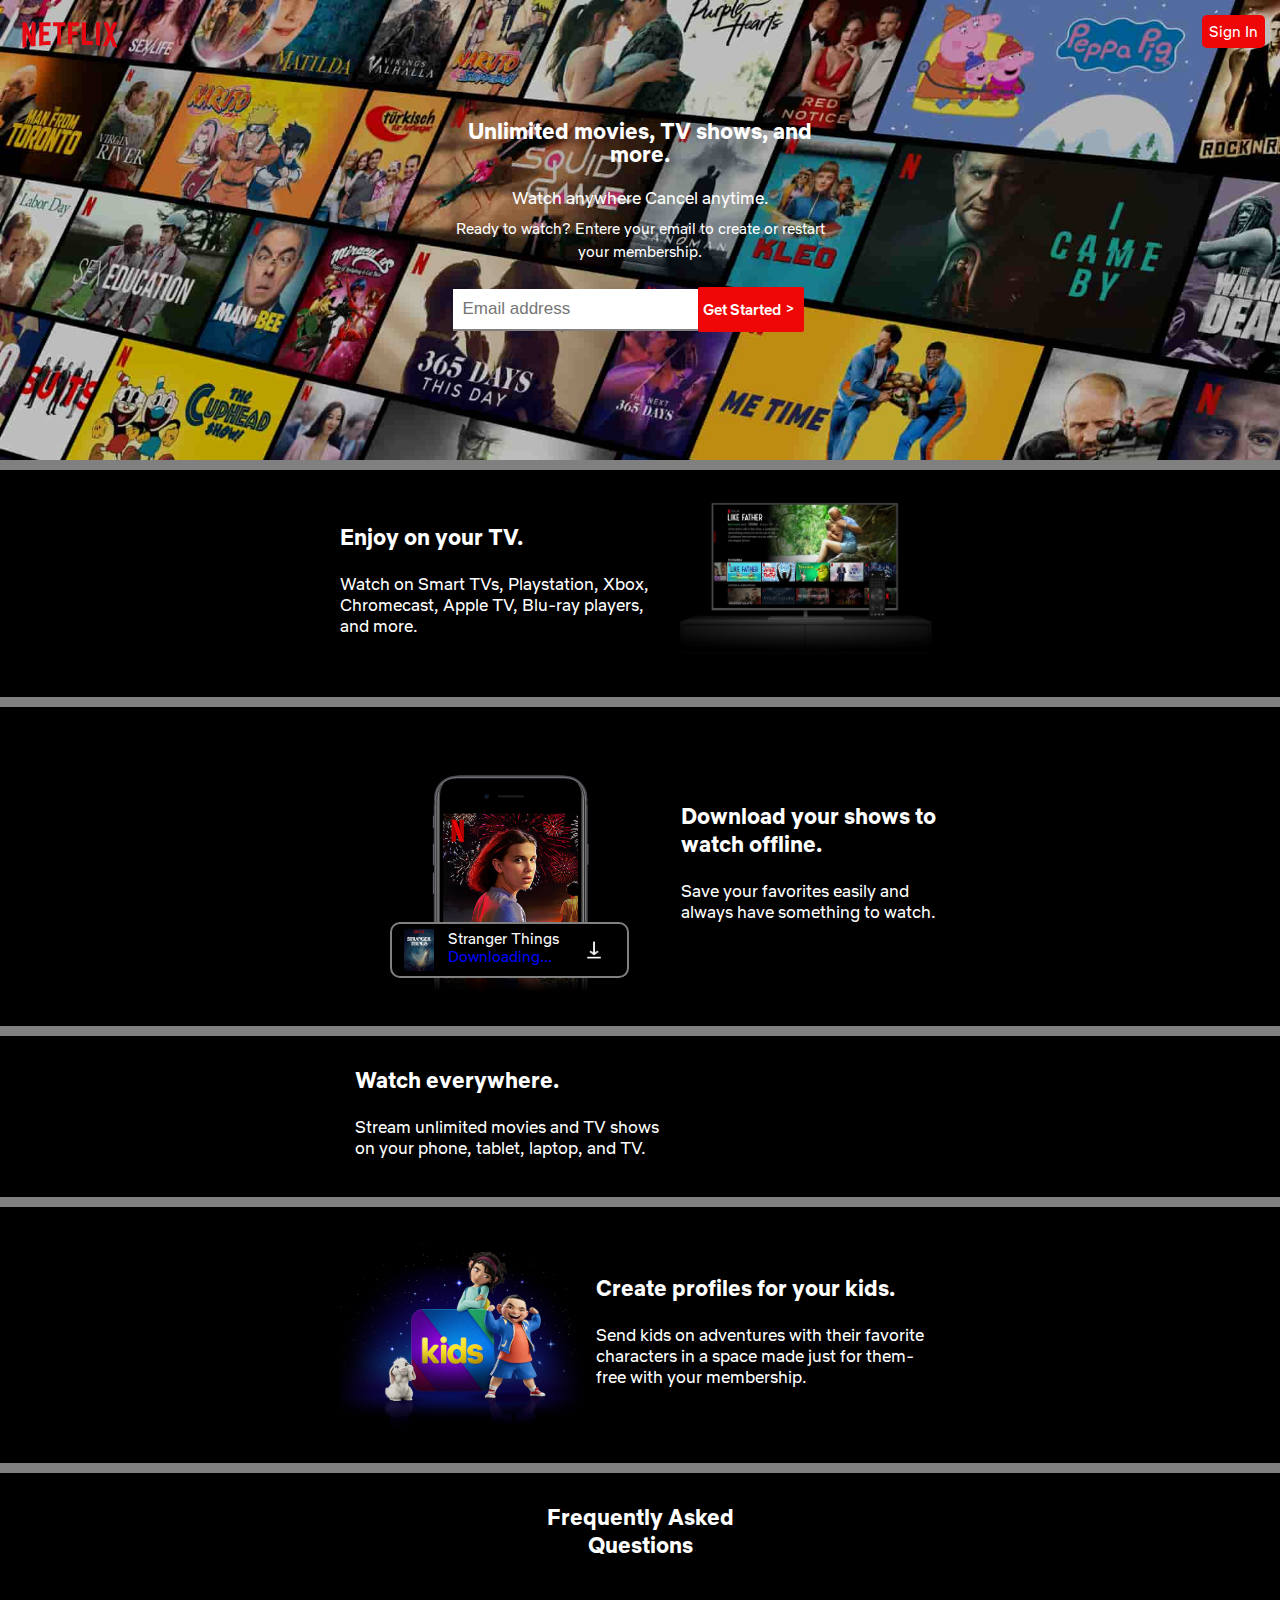
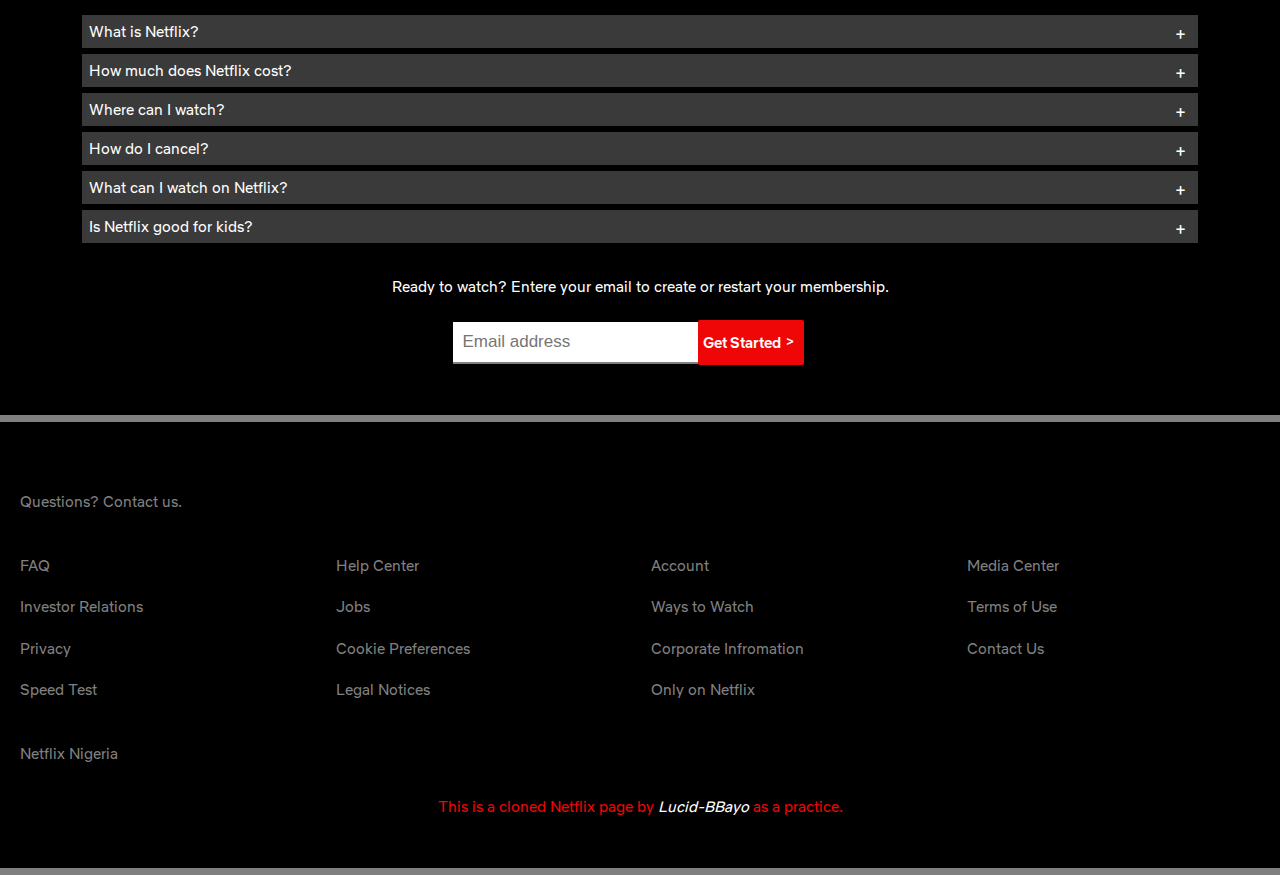
<file: index.html>
<!DOCTYPE html>


<head>

    <meta charset="UTF-8">
    <meta name="viewport" content="width=device-width, initial-scale=1.0">

    <link rel="icon" href="../Images/Netflix_Symbol.png" type="image/png">

    <link rel="stylesheet" href="Styles/style.css">

    <title>Home | Netflix Clone</title>

</head>

<body>

    <div class="content">

        <header>

            <img src="../Images/Netflix_Logo.png" alt="Netflix-logo" id="logo">

            <a href="signInPage.html">Sign In</a>

        </header>
        <main>

            <div class="intro">

                <div class="introContent">

                    <h2>Unlimited movies, TV shows, and more.</h2>
                    <h3>Watch anywhere Cancel anytime.</h3>

                    <div id="cta">
                        <p>Ready to watch? Entere your email to create or restart your membership.</p>
                        <form id="LogIn">

                            <input type="email" name="email" id="email" placeholder="Email address" required>
                            <a href="signUp.html"><button type="button">Get Started <span id="arrow">></span></button></a>

                        </form>
                    </div>

                </div>

            </div>

            <div class="column one">

                <div class="con">
                    <div class="columnWords">

                        <h2>Enjoy on your TV.</h2>
                        <h3>Watch on Smart TVs, Playstation, Xbox, Chromecast, Apple TV, Blu-ray players, and more.</h3>

                    </div>
                    <div class="columnImg">

                        <img src="../Images/tv-display.png" alt="tv">

                    </div>
                </div>

            </div>
            <div class="column two">

                <div class="con">
                    <div class="columnWords">

                        <h2>Download your shows to watch offline.</h2>
                        <h3>Save your favorites easily and always have something to watch.</h3>

                    </div>
                    <div class="gr-images columnImg">

                        <img src="../Images/mobile-shot.jpeg" alt="mobile">
                        <div class="base">

                            <img src="../Images/boxshot.png" alt="shot">
                            <div class="words">

                                <p>Stranger Things</p>
                                <small>Downloading...</small>

                            </div>
                            <img src="../Images/download-icon.gif" alt="download">

                        </div>

                    </div>
                </div>

            </div>
            <div class="column three">

                <div class="threeWords columnWords">
                    <h2>Watch everywhere.</h2>
                    <h3>Stream unlimited movies and TV shows on your phone, tablet, laptop, and TV.</h3>
                </div>

                <div></div>

            </div>
            <div class="column four">

                <div class="con">
                    <div class="columnWords">

                        <h2>Create profiles for your kids.</h2>
                        <h3>Send kids on adventures with their favorite characters in a space made just for them-free with your membership.</h3>

                    </div>
                    <div  class="columnImg">

                        <img src="../Images/kids-section.png" alt="kids">

                    </div>
                </div>

            </div>
            <div class="column five">

                <h2>Frequently Asked <br>Questions</h2>
                <div id="faqs">

                    <div class="qa">

                        <p class="question q1">What is Netflix? <span>+</span></p>
                        <p class="answer a1">Lorem ipsum dolor sit amet consectetur adipisicing elit. Ipsa pariatur dolor tenetur!</p>

                    </div>

                    <div class="qa">

                        <p class="question q2">How much does Netflix cost? <span>+</span></p>
                        <p class="answer a2">Watch Netflix on your smartphone, tablet, Smart TV, laptop, or any streaming device, all for one fixed monthly fee. Plans range from #1,200 to #4,400 a month. No extra costs, no contracts.</p>

                    </div>

                    <div class="qa">

                        <p class="question q3">Where can I watch? <span>+</span></p>
                        <p class="answer a3">Watch anywhere, anytime. Sign in with your Netflix account to watch instantly on the web at netflix.com from your personal computer or any internet-connected device that offers the Netflix app, including smart TVs, smartphones, tablets, streaming media players and game consoles.
                        <br>
                        You can also download your favorite shows with the iOS, Android or Windows 10 app. Use downloads to watch while you're on the go and without an internet connection. Take Netflix with you anywhere.
                        </p>

                    </div>

                    <div class="qa">

                        <p class="question q4">How do I cancel? <span>+</span></p>
                        <p class="answer a4">Netflix is flexible. There are no pesky contracts and no commitments. You can easily cancel your account online in two clicks. There are no cancellation fees - start or stop your account anytime.</p>

                    </div>

                    <div class="qa">

                        <p class="question q5">What can I watch on Netflix? <span>+</span></p>
                        <p class="answer a5">Lorem ipsum dolor sit amet consectetur adipisicing elit. Ipsa pariatur dolor tenetur!</p>

                    </div>

                    <div class="qa">

                        <p class="question q6">Is Netflix good for kids? <span>+</span></p>
                        <p class="answer a6">Lorem ipsum dolor sit amet consectetur adipisicing elit. Ipsa pariatur dolor tenetur!</p>

                    </div>

                </div>

                <div id="cta">

                    <p>Ready to watch? Entere your email to create or restart your membership.</p>
                    <form id="LogIn">

                        <input type="email" name="email" id="email" placeholder="Email address" required>
                        <a href="signUp.html"><button type="submit">Get Started <span id="arrow">></span></button></a>

                    </form>

                </div>

            </div>

        </main>
        <footer>

            <div class="bottom">

                <p>Questions? <a href="contact.html">Contact us.</a></p>
                <ul>
                    <li>
                        <a href="#">FAQ</a>
                    </li>
                    <li>
                        <a href="contact.html">Help Center</a>
                    </li>
                    <li>
                        <a href="signInPage.html">Account</a>
                    </li>
                    <li>
                        <a href="#">Media Center</a>
                    </li>
                    <li>
                        <a href="#">Investor Relations</a>
                    </li>
                    <li>
                        <a href="contact.html">Jobs</a>
                    </li>
                    <li>
                        <a href="#">Ways to Watch</a>
                    </li>
                    <li>
                        <a href="#">Terms of Use</a>
                    </li>
                    <li>
                        <a href="signInPage.html">Privacy</a>
                    </li>
                    <li>
                        <a href="signInPage.html">Cookie Preferences</a>
                    </li>
                    <li>
                        <a href="#">Corporate Infromation</a>
                    </li>
                    <li>
                        <a href="contact.html">Contact Us</a>
                    </li>
                    <li>
                        <a href="#">Speed Test</a>
                    </li>
                    <li>
                        <a href="#">Legal Notices</a>
                    </li>
                    <li>
                        <a href="signInPage.html">Only on Netflix</a>
                    </li>
                </ul>
                <p>Netflix Nigeria</p>

            </div>

            <div class="attribution">

                This is a cloned Netflix page by
                <a href="https://www.github.com/lucid-bbayo" target="_blank"><em>Lucid-BBayo</em></a> as a practice.

            </div>

        </footer>

    </div>

</body>
</file>
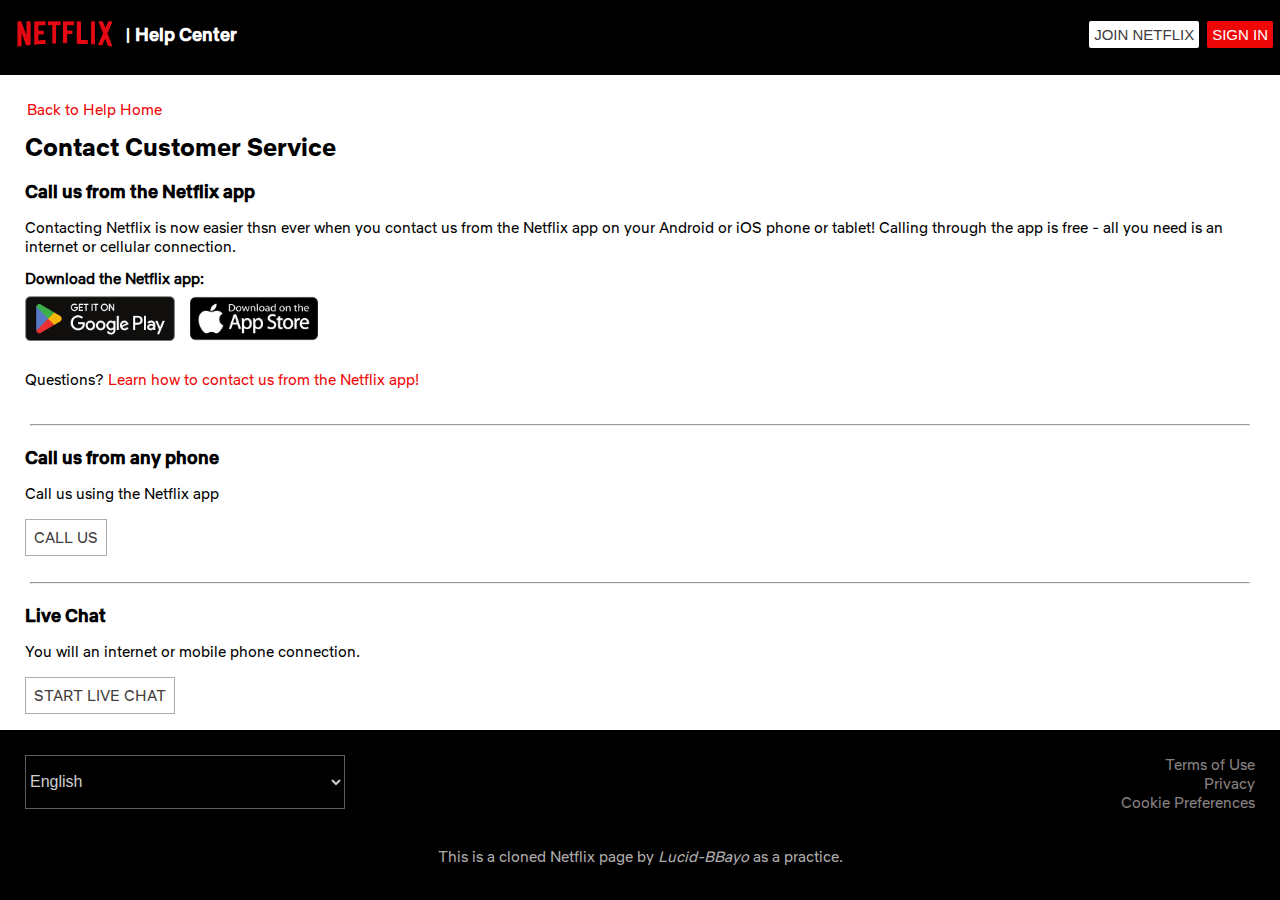
<file: contact.html>
<!DOCTYPE html>
<html lang="en">
  <head>
    <meta charset="UTF-8" />
    <meta http-equiv="X-UA-Compatible" content="IE=edge" />
    <meta name="viewport" content="width=device-width, initial-scale=1.0" />

    <link
      rel="stylesheet"
      href="https://cdnjs.cloudflare.com/ajax/libs/font-awesome/6.2.0/css/all.min.css"
      integrity="sha512-xh6O/CkQoPOWDdYTDqeRdPCVd1SpvCA9XXcUnZS2FmJNp1coAFzvtCN9BmamE+4aHK8yyUHUSCcJHgXloTyT2A=="
      crossorigin="anonymous"
      referrerpolicy="no-referrer"
    />

    <link rel="icon" href="/Images/Netflix_Symbol.png" type="image/png" />

    <link rel="stylesheet" href="Styles/contact.css" />

    <title>Recover Account | Netflic Clone</title>
  </head>
  <body>
    <div id="content">
      <header>
        <div id="right">
          <a href="index.html"
            ><img src="/Images/Netflix_Logo.png" alt="Netflix-logo" id="logo"
          /></a>
          <h2><span>|</span> Help Center</h2>
        </div>
        <div id="left">
          <a href="signUp.html"
            ><button id="signUp">JOIN NETFLIX</button></a
          >
          <a href="signInPage.html"
            ><button id="signIn">SIGN IN</button></a
          >
        </div>
      </header>
      <main>
        <section class="one">
          <a href="forgotPWordAddPage.html"
            ><small
              ><i class="fa-solid fa-arrow-left"></i> Back to Help Home</small
            ></a
          >
          <h1>Contact Customer Service</h1>
          <h3>Call us from the Netflix app</h3>
          <p>
            Contacting Netflix is now easier thsn ever when you contact us from
            the Netflix app on your Android or iOS phone or tablet! Calling
            through the app is free - all you need is an internet or cellular
            connection.
          </p>
          <h5>Download the Netflix app:</h5>
          <div id="downloads">
            <a href="#"
              ><img src="/Images/play_store.png" alt="google_play"
            /></a>
            <a href="#"><img src="/Images/app_store.png" alt="app_store" /></a>
          </div>
          <p>
            Questions?
            <a href="#">Learn how to contact us from the Netflix app!</a>
          </p>

          <hr />

          <h2>Call us from any phone</h2>
          <p class="directory">Call us using the Netflix app</p>
          <a href="#" class="actions">CALL US</a>

          <hr />

          <h2>Live Chat</h2>
          <p class="directory">
            You will an internet or mobile phone connection.
          </p>
          <a href="#" class="actions">START LIVE CHAT</a>
        </section>
      </main>
      <footer>
        <div class="bottom">
          <select name="language" id="lang">
            <option value="english">English</option>
            <option value="french">French</option>
            <option value="german">German</option>
          </select>

          <ul>
            <li>
              <a href="#">Terms of Use</a>
            </li>
            <li>
              <a href="signInPage.html">Privacy</a>
            </li>
            <li>
              <a href="signInPage.html">Cookie Preferences</a>
            </li>
          </ul>
        </div>

        <div class="attribution">
          This is a cloned Netflix page by
          <a href="https://www.github.com/lucid-bbayo" target="_blank"
            ><em>Lucid-BBayo</em></a
          >
          as a practice.
        </div>
      </footer>
    </div>
  </body>
</html>
</file>
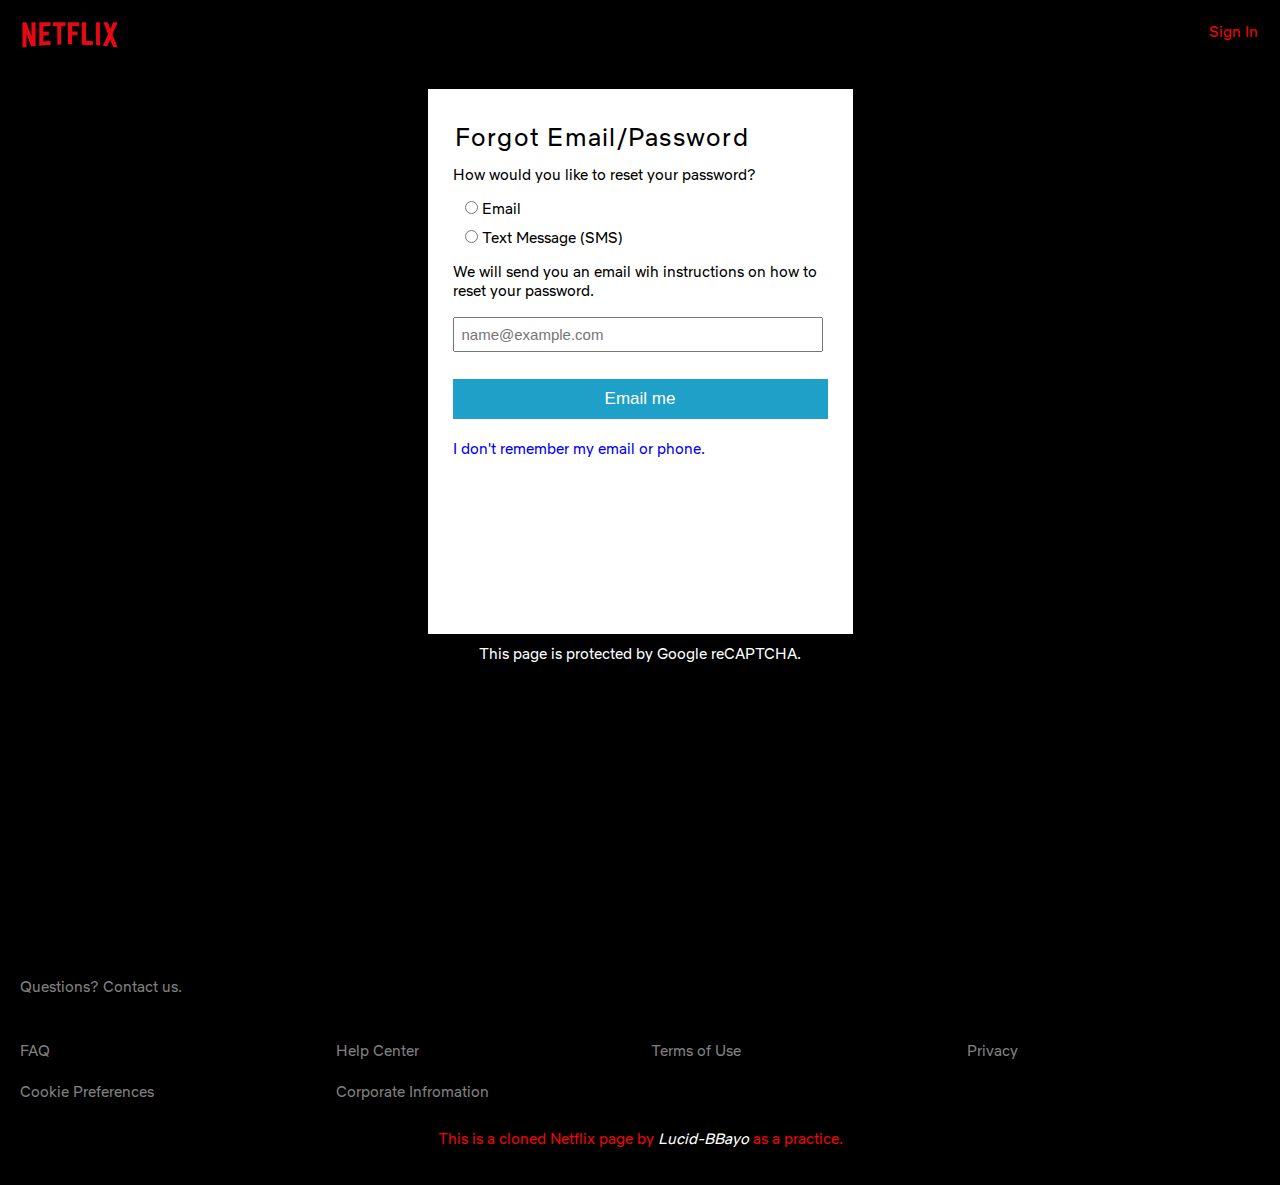
<file: forgotPassword.html>
<!DOCTYPE html>
<html lang="en">
<head>
    <meta charset="UTF-8">
    <meta http-equiv="X-UA-Compatible" content="IE=edge">
    <meta name="viewport" content="width=device-width, initial-scale=1.0">

    <link rel="icon" href="/Images/Netflix_Symbol.png" type="image/png">

    <link rel="stylesheet" href="Styles/forgotPassword.css">

    <title>Recover Account | Netflic Clone</title>
</head>
<body>

    <div id="content">

        <header>

            <a href="index.html"><img src="/Images/Netflix_Logo.png" alt="Netflix-logo" id="logo"></a>

            <a href="signInPage.html" id="signIn">Sign In</a>

        </header>
        <main>

            <form>

                <h2>Forgot Email/Password</h2>
                <p>How would you like to reset your password?</p>
                <div id="options">

                    <div class="option one">

                        <input type="radio" name="option" id="emailOption">  Email

                    </div>
                    <div class="option one">

                        <input type="radio" name="option" id="smsOption">  Text Message (SMS)

                    </div>

                </div>
                <p>We will send you an email wih instructions on how to reset your password.</p>
                <input type="email" name="email" id="email" placeholder="name@example.com" required>
                <button type="submit">Email me</button>
                <a href="forgotPWordAddPage.html">I don't remember my email or phone.</a>

            </form>
            <div id="outside">

                <p>This page is protected by Google reCAPTCHA.</p>

            </div>

        </main>
        <footer>

            <div class="bottom">

                <p>Questions? <a href="contact.html">Contact us.</a></p>
                <ul>
                    <li>
                        <a href="#">FAQ</a>
                    </li>
                    <li>
                        <a href="contact.html">Help Center</a>
                    </li>
                    <li>
                        <a href="#">Terms of Use</a>
                    </li>
                    <li>
                        <a href="signInPage.html">Privacy</a>
                    </li>
                    <li>
                        <a href="signInPage.html">Cookie Preferences</a>
                    </li>
                    <li>
                        <a href="#">Corporate Infromation</a>
                    </li>
                </ul>

            </div>

            <div class="attribution">

                This is a cloned Netflix page by
                <a href="https://www.github.com/lucid-bbayo" target="_blank"><em>Lucid-BBayo</em></a> as a practice.

            </div>

        </footer>

    </div>
</body>
</html>
</file>
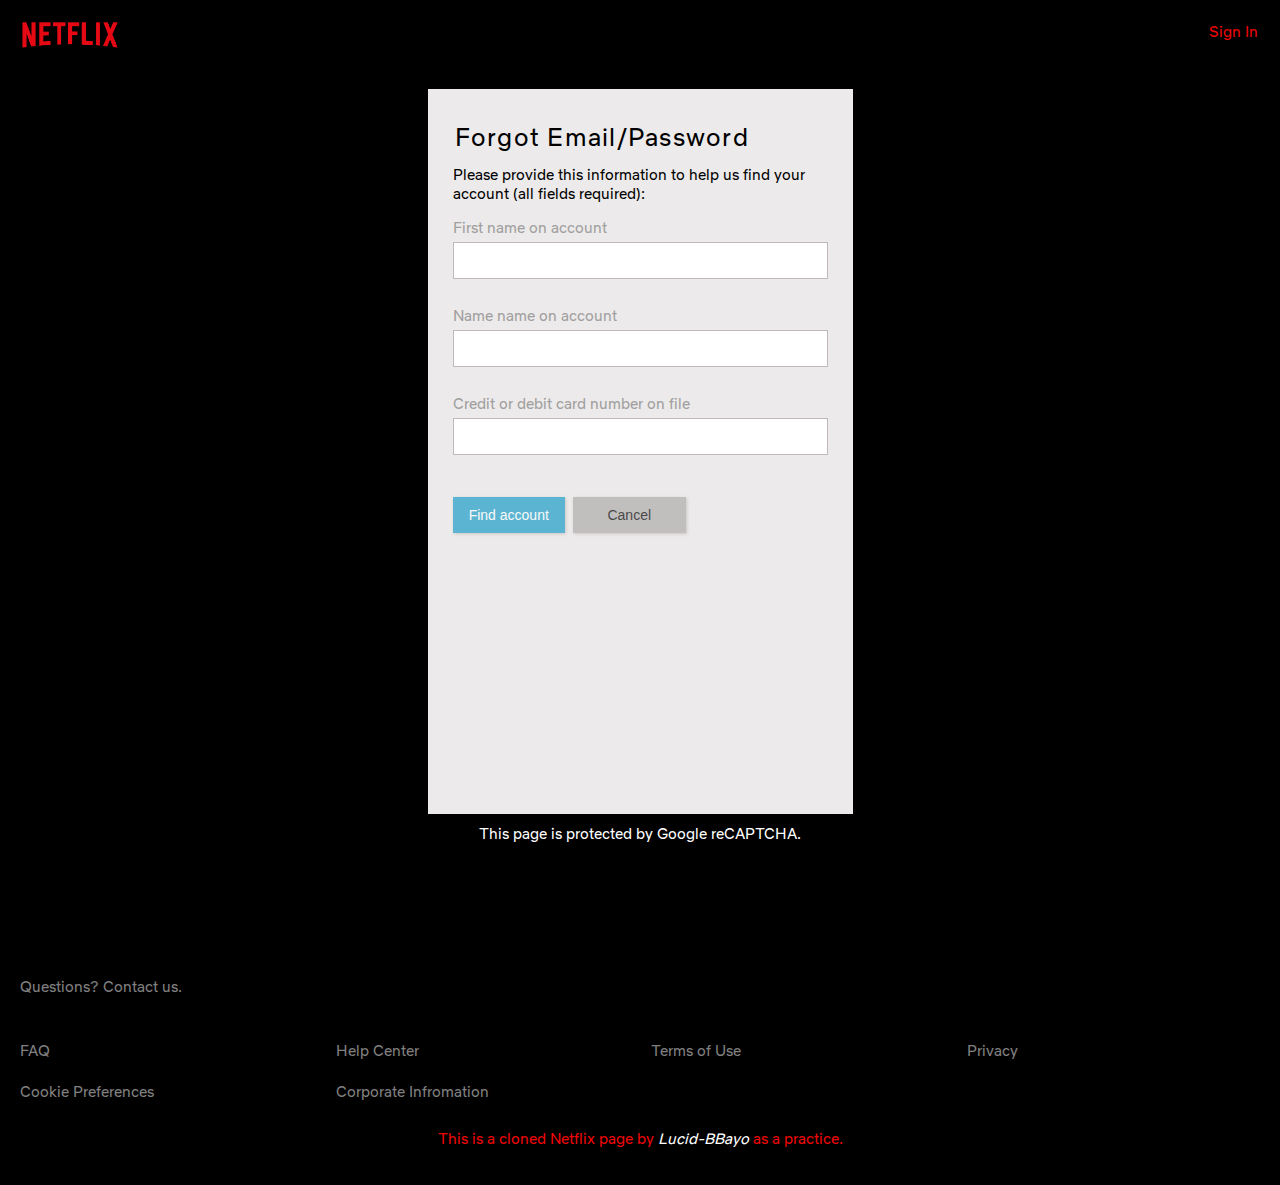
<file: forgotPWordAddPage.html>
<!DOCTYPE html>
<html lang="en">
<head>
    <meta charset="UTF-8">
    <meta http-equiv="X-UA-Compatible" content="IE=edge">
    <meta name="viewport" content="width=device-width, initial-scale=1.0">

    <link rel="icon" href="/Images/Netflix_Symbol.png" type="image/png">

    <link rel="stylesheet" href="Styles/forgotPWordAddPage.css">

    <title>Recover Account | Netflic Clone</title>
</head>
<body>

    <div id="content">

        <header>

            <a href="index.html"><img src="/Images/Netflix_Logo.png" alt="Netflix-logo" id="logo"></a>

            <a href="signInPage.html" id="signIn">Sign In</a>

        </header>
        <main>

            <form>

                <h2>Forgot Email/Password</h2>
                <p>Please provide this information to help us find your account (all fields required):</p>
                <div id="inBoxes">

                    <div class="info one">

                        <label for="fName">First name on account</label>
                        <input type="text" id="fName">

                    </div>
                    <div class="info two">

                        <label for="lName">Name name on account</label>
                        <input type="text" id="lName">

                    </div>
                    <div class="info three">

                        <label for="cardNumber">Credit or debit card number on file</label>
                        <input type="password" id="cardNumber">

                    </div>

                </div>
                <div id="buttons">

                    <a href="signInPage.html"><button id="findAccount">Find account</button></a>
                    <a href="index.html"><button id="cancel">Cancel</button></a>

                </div>

            </form>
            <div id="outside">

                <p>This page is protected by Google reCAPTCHA.</p>

            </div>

        </main>
        <footer>

            <div class="bottom">

                <p>Questions? <a href="contact.html">Contact us.</a></p>
                <ul>
                    <li>
                        <a href="#">FAQ</a>
                    </li>
                    <li>
                        <a href="contact.html">Help Center</a>
                    </li>
                    <li>
                        <a href="#">Terms of Use</a>
                    </li>
                    <li>
                        <a href="signInPage.html">Privacy</a>
                    </li>
                    <li>
                        <a href="signInPage.html">Cookie Preferences</a>
                    </li>
                    <li>
                        <a href="#">Corporate Infromation</a>
                    </li>
                </ul>

            </div>

            <div class="attribution">

                This is a cloned Netflix page by
                <a href="https://www.github.com/lucid-bbayo" target="_blank"><em>Lucid-BBayo</em></a> as a practice.

            </div>

        </footer>

    </div>
</body>
</html>
</file>
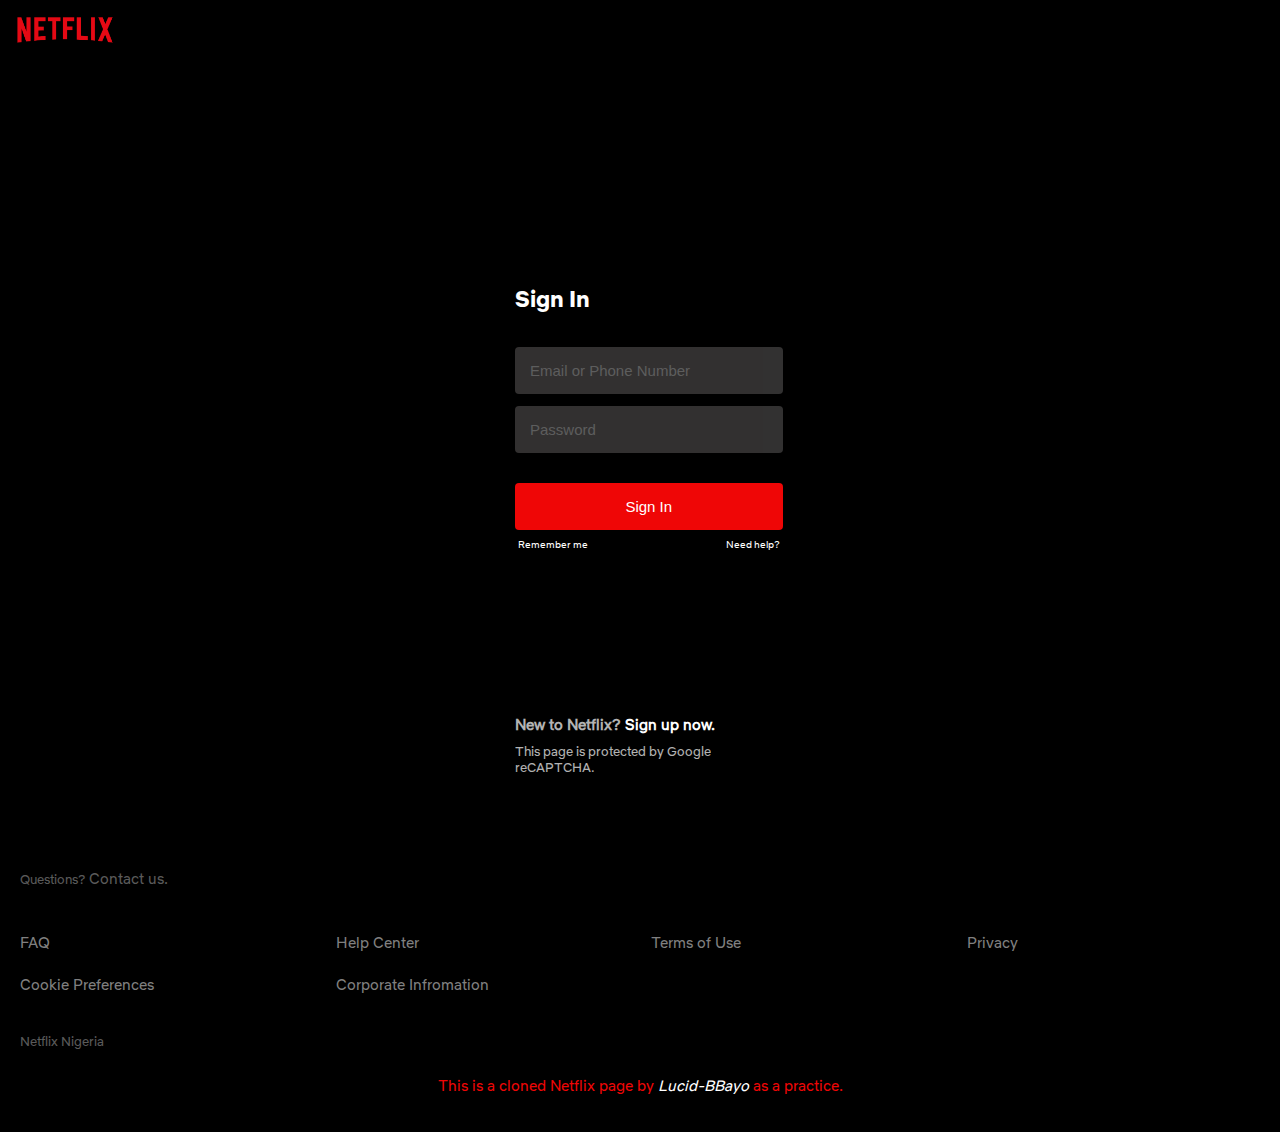
<file: signInPage.html>
<!DOCTYPE html>
<html lang="en">
<head>
    <meta charset="UTF-8">
    <meta http-equiv="X-UA-Compatible" content="IE=edge">
    <meta name="viewport" content="width=device-width, initial-scale=1.0">

    <link rel="stylesheet" href="https://cdnjs.cloudflare.com/ajax/libs/font-awesome/6.2.0/css/all.min.css" integrity="sha512-xh6O/CkQoPOWDdYTDqeRdPCVd1SpvCA9XXcUnZS2FmJNp1coAFzvtCN9BmamE+4aHK8yyUHUSCcJHgXloTyT2A==" crossorigin="anonymous" referrerpolicy="no-referrer" />

    <link rel="icon" href="/Images/Netflix_Symbol.png" type="image/png">

    <link rel="stylesheet" href="Styles/signIn.css">

    <title>LogIn | Netflix Clone</title>
</head>
<body>

    <div id="content">

        <header>

            <a href="index.html"><img src="/Images/Netflix_Logo.png" alt="Netflix-logo" id="logo"></a>

        </header>

        <form>

            <h1>Sign In</h1>
            <input type="email" id="Email" placeholder="Email or Phone Number">
            <small id="invalid">Please input a valid email or phone number.</small>
            <input type="password" id="Password" placeholder="Password">
            <small id="invalid">Please input the correct password.</small>
            <button>Sign In</button>
            <div id="passHelp">

                <div id="save">

                    <small><i class="fa fa-check-square" aria-hidden="true"></i>Remember me</small>

                </div>
                <div id="help">

                    <small><a href="forgotPassword.html">Need help?</a></small>

                </div>

            </div>
            <div id="formTBase">
                <h4><span>New to Netflix? </span><a href="signUp.html"><strong>Sign up now.</strong></a></h4>
                <p>This page is protected by Google reCAPTCHA.</p>

            </div>

        </form>

        <footer>

            <div class="bottom">

                <p>Questions? <a href="contact.html">Contact us.</a></p>
                <ul>
                    <li>
                        <a href="#">FAQ</a>
                    </li>
                    <li>
                        <a href="contact.html">Help Center</a>
                    </li>
                    <li>
                        <a href="#">Terms of Use</a>
                    </li>
                    <li>
                        <a href="#">Privacy</a>
                    </li>
                    <li>
                        <a href="#">Cookie Preferences</a>
                    </li>
                    <li>
                        <a href="#">Corporate Infromation</a>
                    </li>
                </ul>
                <p>Netflix Nigeria</p>

            </div>

            <div class="attribution">

                This is a cloned Netflix page by
                <a href="https://www.github.com/lucid-bbayo" target="_blank"><em>Lucid-BBayo</em></a> as a practice.

            </div>

        </footer>

    </div>

</body>
</html>
</file>
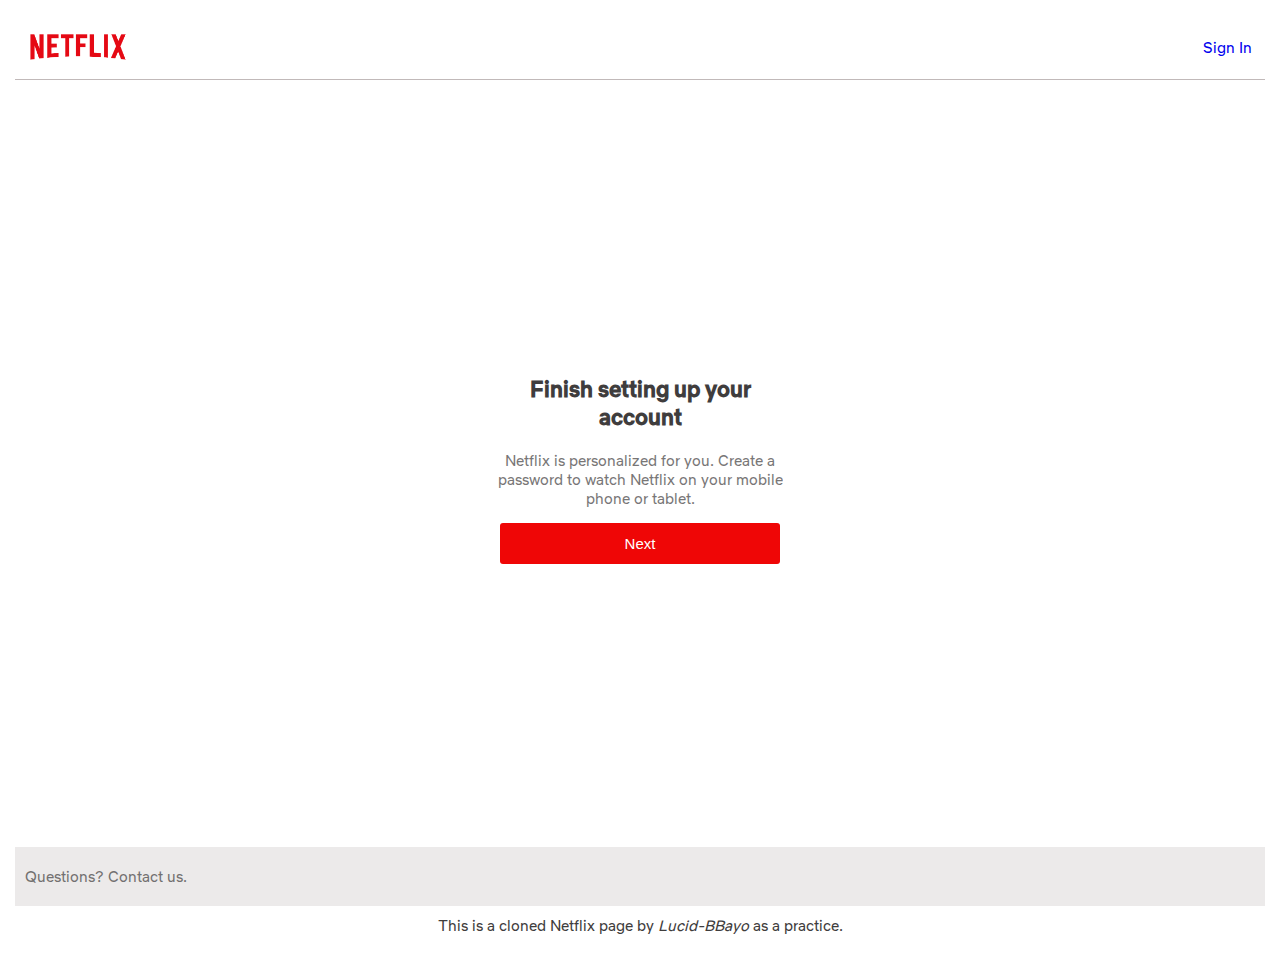
<file: signUp.html>
<!DOCTYPE html>
<html lang="en">
<head>
    <meta charset="UTF-8">
    <meta http-equiv="X-UA-Compatible" content="IE=edge">
    <meta name="viewport" content="width=device-width, initial-scale=1.0">

    <link rel="stylesheet" href="https://cdnjs.cloudflare.com/ajax/libs/font-awesome/6.2.0/css/all.min.css" integrity="sha512-xh6O/CkQoPOWDdYTDqeRdPCVd1SpvCA9XXcUnZS2FmJNp1coAFzvtCN9BmamE+4aHK8yyUHUSCcJHgXloTyT2A==" crossorigin="anonymous" referrerpolicy="no-referrer" />

    <link rel="icon" href="/Images/Netflix_Symbol.png" type="image/png">

    <link rel="stylesheet" href="Styles/signUp.css">

    <title>Create Account | Netflix Clone</title>
</head>
<body>

    <div id="content">

        <header>

            <a href="index.html"><img src="/Images/Netflix_Logo.png" alt="Netflix-logo" id="logo"></a>

            <a href="signInPage.html">Sign In</a>

        </header>

        <main>

            <h2>Finish setting up your account</h2>
            <p>Netflix is personalized for you. Create a password to watch Netflix on your mobile phone or tablet.</p>
            <a href="signUp1.html"><button>Next</button></a>

        </main>

        <footer>

            <div class="bottom">

                <p>Questions? <a href="contact.html">Contact us.</a></p>

            </div>

            <div class="attribution">

                This is a cloned Netflix page by
                <a href="https://www.github.com/lucid-bbayo" target="_blank"><em>Lucid-BBayo</em></a> as a practice.

            </div>

        </footer>

    </div>

</body>
</html>
</file>
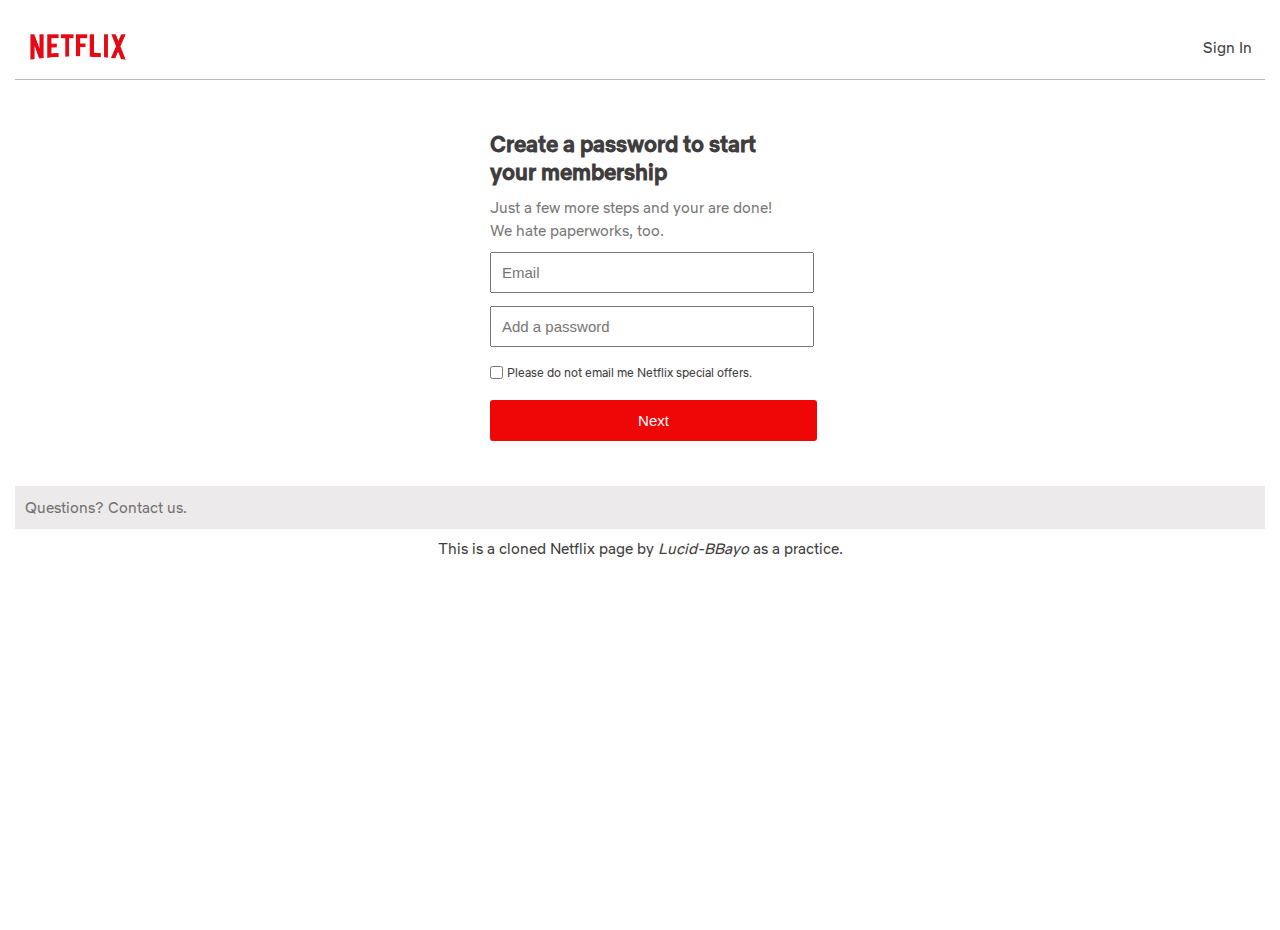
<file: signUp1.html>
<!DOCTYPE html>
<html lang="en">
<head>
    <meta charset="UTF-8">
    <meta http-equiv="X-UA-Compatible" content="IE=edge">
    <meta name="viewport" content="width=device-width, initial-scale=1.0">

    <link rel="stylesheet" href="https://cdnjs.cloudflare.com/ajax/libs/font-awesome/6.2.0/css/all.min.css" integrity="sha512-xh6O/CkQoPOWDdYTDqeRdPCVd1SpvCA9XXcUnZS2FmJNp1coAFzvtCN9BmamE+4aHK8yyUHUSCcJHgXloTyT2A==" crossorigin="anonymous" referrerpolicy="no-referrer" />

    <link rel="icon" href="/Images/Netflix_Symbol.png" type="image/png">

    <link rel="stylesheet" href="Styles/signUp1.css">

    <title>Create Account | Netflix Clone</title>
</head>
<body>

    <div id="content">

        <header>

            <a href="index.html"><img src="/Images/Netflix_Logo.png" alt="Netflix-logo" id="logo"></a>

            <a href="signInPage.html">Sign In</a>

        </header>

        <form>

            <h1>Create a password to start your membership</h1>
            <p>Just a few more steps and your are done!</p>
            <p>We hate paperworks, too.</p>
            <input type="email" id="Email" placeholder="Email" required>
            <input type="password" id="Password" placeholder="Add a password" required>
            <div id="myOpt">

                <input type="checkbox" name="opt" id="opt">
                <small>Please do not email me Netflix special offers.</small>

            </div>
            <a href="signUp2.html"><button type="button">Next</button></a>

        </form>

        <footer>

            <div class="bottom">

                <p>Questions? <a href="contact.html">Contact us.</a></p>

            </div>

            <div class="attribution">

                This is a cloned Netflix page by
                <a href="https://www.github.com/lucid-bbayo" target="_blank"><em>Lucid-BBayo</em></a> as a practice.

            </div>

        </footer>

    </div>

</body>
</html>
</file>
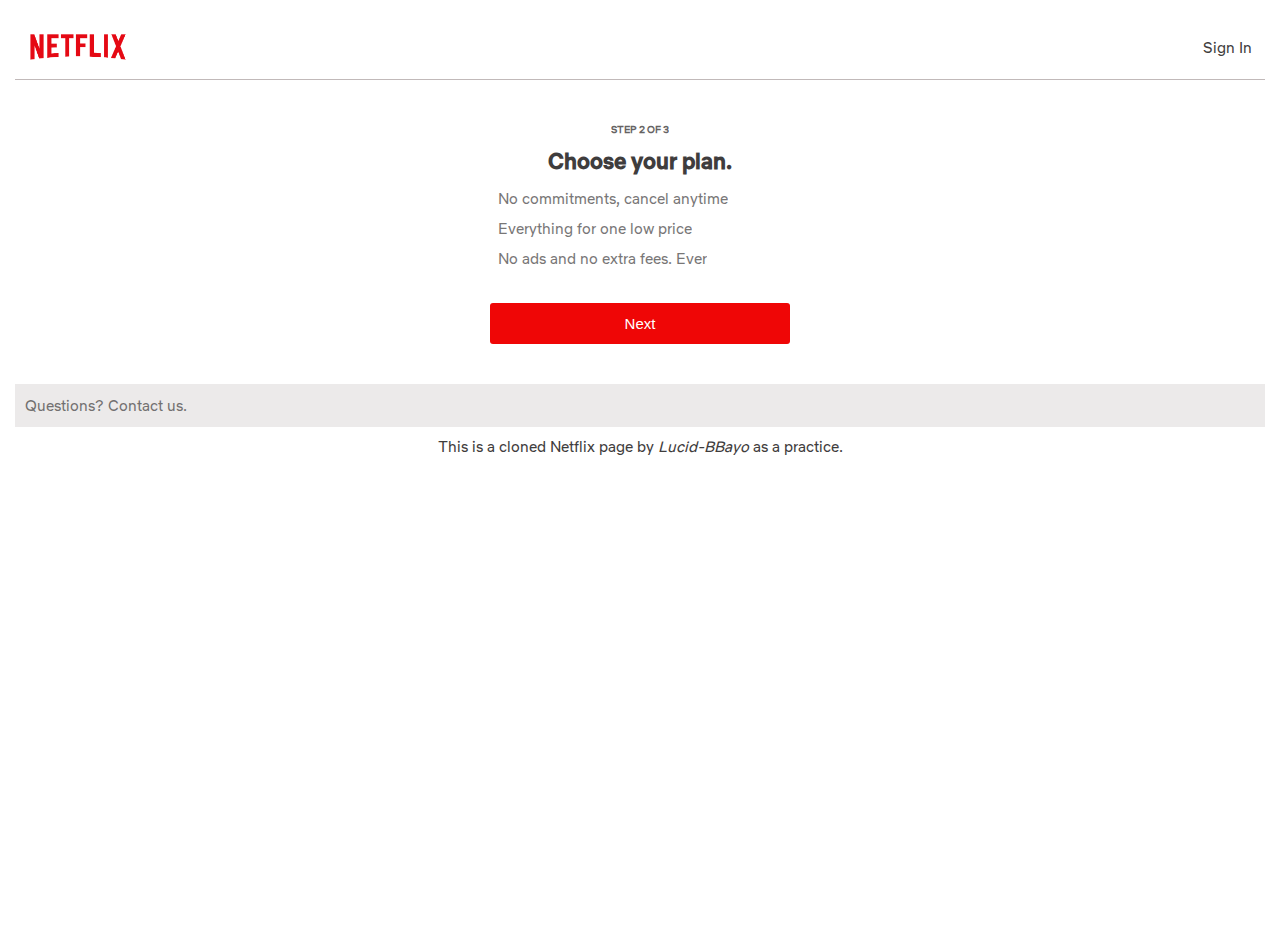
<file: signUp2.html>
<!DOCTYPE html>
<html lang="en">
<head>
    <meta charset="UTF-8">
    <meta http-equiv="X-UA-Compatible" content="IE=edge">
    <meta name="viewport" content="width=device-width, initial-scale=1.0">

    <link rel="stylesheet" href="https://cdnjs.cloudflare.com/ajax/libs/font-awesome/6.2.0/css/all.min.css" integrity="sha512-xh6O/CkQoPOWDdYTDqeRdPCVd1SpvCA9XXcUnZS2FmJNp1coAFzvtCN9BmamE+4aHK8yyUHUSCcJHgXloTyT2A==" crossorigin="anonymous" referrerpolicy="no-referrer" />

    <link rel="icon" href="/Images/Netflix_Symbol.png" type="image/png">

    <link rel="stylesheet" href="Styles/signUp2.css">

    <title>Create Account | Netflix Clone</title>
</head>
<body>

    <div id="content">

        <header>

            <a href="index.html"><img src="/Images/Netflix_Logo.png" alt="Netflix-logo" id="logo"></a>

            <a href="signInPage.html">Sign In</a>

        </header>

        <main>

            <i class="fa-regular fa-circle-check"></i>
            <h4>STEP 2 OF 3</h4>
            <h2>Choose your plan.</h2>
            <div class="ad">

                <i class="fa-solid fa-check"></i>
                <p>No commitments, cancel anytime</p>

            </div>
            <div class="ad">

                <i class="fa-solid fa-check"></i>
                <p>Everything for one low price</p>

            </div>
            <div class="ad">

                <i class="fa-solid fa-check"></i>
                <p>No ads and no extra fees. Ever</p>

            </div>
            <a href="signUp3.html"><button type="button">Next</button></a>

        </main>

        <footer>

            <div class="bottom">

                <p>Questions? <a href="contact.html">Contact us.</a></p>

            </div>

            <div class="attribution">

                This is a cloned Netflix page by
                <a href="https://www.github.com/lucid-bbayo" target="_blank"><em>Lucid-BBayo</em></a> as a practice.

            </div>

        </footer>

    </div>

</body>
</html>
</file>
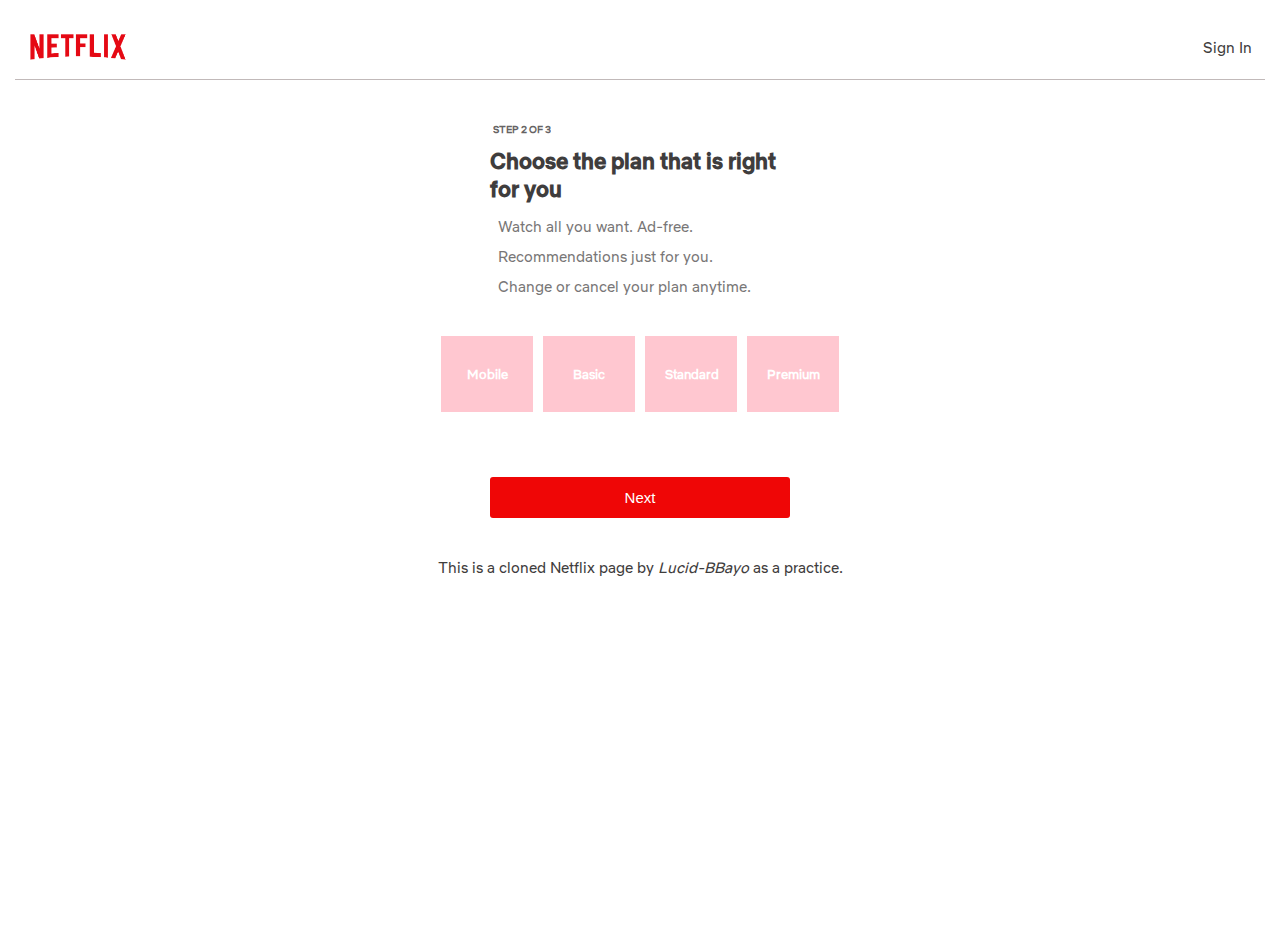
<file: signUp3.html>
<!DOCTYPE html>
<html lang="en">
<head>
    <meta charset="UTF-8">
    <meta http-equiv="X-UA-Compatible" content="IE=edge">
    <meta name="viewport" content="width=device-width, initial-scale=1.0">

    <link rel="stylesheet" href="https://cdnjs.cloudflare.com/ajax/libs/font-awesome/6.2.0/css/all.min.css" integrity="sha512-xh6O/CkQoPOWDdYTDqeRdPCVd1SpvCA9XXcUnZS2FmJNp1coAFzvtCN9BmamE+4aHK8yyUHUSCcJHgXloTyT2A==" crossorigin="anonymous" referrerpolicy="no-referrer" />

    <link rel="icon" href="/Images/Netflix_Symbol.png" type="image/png">

    <link rel="stylesheet" href="Styles/signUp3.css">

    <title>Create Account | Netflix Clone</title>
</head>
<body>

    <div id="content">

        <header>

            <a href="index.html"><img src="/Images/Netflix_Logo.png" alt="Netflix-logo" id="logo"></a>

            <a href="signInPage.html">Sign In</a>

        </header>

        <main>

            <div id="top">

                <h4>STEP 2 OF 3</h4>
                <h2>Choose the plan that is right for you</h2>
                <div class="ad">

                    <i class="fa-solid fa-check"></i>
                    <p>Watch all you want. Ad-free.</p>

                </div>
                <div class="ad">

                    <i class="fa-solid fa-check"></i>
                    <p>Recommendations just for you.</p>

                </div>
                <div class="ad">

                    <i class="fa-solid fa-check"></i>
                    <p>Change or cancel your plan anytime.</p>

                </div>

            </div>
            <div id="mid">

                <div id="levels">
                    <div class="level one">Mobile</div>
                    <div class="level two">Basic</div>
                    <div class="level thee">Standard</div>
                    <div class="level four">Premium</div>
                </div>

            </div>
            <div id="down">

                <a href="index.html"><button>Next</button></a>

            </div>

        </main>

        <footer>

            <div class="attribution">

                This is a cloned Netflix page by
                <a href="https://www.github.com/lucid-bbayo" target="_blank"><em>Lucid-BBayo</em></a> as a practice.

            </div>

        </footer>

    </div>

</body>
</html>
</file>
<file: Styles/style.css>
:root {
    --netflix-red : hsl(0, 95%, 48%);
}

*{
    margin: 0;
    padding: 0;
    font-size: 15px;
}

@font-face {
    font-family: "NetflixSans-Regular";
    src: url(Fonts/NetflixSans-Regular.woff2);
    font-weight: 400;
}

@font-face {
    font-family: "NetflixSans-Medium";
    src: url(Fonts/NetflixSans-Medium.woff2);
    font-weight: 500;
}

@font-face {
    font-family: "NetflixSans-Bold";
    src: url(Fonts/NetflixSans-Bold.woff2);
    font-weight: 700;
}

body {
    background-color: gray;
    color: white;
    font-family: "NetflixSans-Regular";
    min-width: 375px;
    margin: 0 auto;
}

h2{
    font-family: "NetflixSans-Bold";
    font-size: 22px;
    margin-bottom: 1em;
}

h3{
    font-weight: 400;
    font-size: 17px;
    margin-bottom: .5em;
}

p{
    margin-bottom: .4em;
}

#content {
    margin: 0;
    padding: 10px;
}

#logo{
    width: 8em;
    float: left;
    padding: 5px;
    margin: 5px;
}

header a{
    text-decoration: none;
    background-color: var(--netflix-red);
    border-radius: 5px;
    color: white;
    justify-content: center;
    float: right;
    padding: 7px;
    margin: 15px;
}

.intro {
    background-image: url(../../Images/background-image1.jpeg);
    background-position: top;
    background-repeat: no-repeat;
    background-size: cover;
    padding: 40px;
    text-align: center;
    line-height: 1.5em;
    padding-top: 120px;
    height: 20em;
}

#email {
    padding: 10px;
    width: 90%;
    display: block;
    margin: 1.2em auto;
    border: none;
    border-bottom: 2px solid gray;
    outline: none;
}

#email[placeholder]{
    font-size: 17px;
}

#email:focus {
    border: 2px solid lightskyblue;
}

#email:user-invalid {
    border-bottom: 3px solid hsl(39, 60%, 53%);

}

button{
    padding: 7px;
    border: none;
    background-color: var(--netflix-red);
    border-radius: 2px;
    color: white;
    font-family: "NetflixSans-Medium";
    font-size: 15px;
    outline: none;
    cursor: pointer;
}

#arrow{
    font-size: 13px;
    margin-left: 5px;
}

.column{
    display: flex;
    flex-direction: column;
    margin-top: 10px;
    background-color: black;
    padding: 30px 20px;
    text-align: center;
}

.column img{
    max-width: 100%;
}

.gr-images{
    position: relative;
}

.base{
    background-color: black;
    width: 18em;
    padding: 5px;
    margin: 0 auto;
    border: 2px solid gray;
    border-radius: 10px;
    display: flex;
    justify-content: space-around;
    position: absolute;
    bottom: 1.2em;
    left: 2em;
}

.base img{
    height: 3.2em;
}

.words {
    line-height: .3em;
    display: flex;
    flex-direction: column;
    justify-content: center;
    margin-bottom: .3em;
    text-align: left;
}

small{
    margin-top: .5em;
    color: blue;
}

li{
    list-style-type: none;
}

#faqs{
    width: 100%;
    margin: 2em 0;
}

.qa {
    background-color: black;
    text-align: left;
    width: 90%;
    padding: 2px;
    margin: 2px auto;
    display: block;
}

.question {
    background-color: hsl(0, 1%, 23%);;
    margin: 0;
    padding: 7px;
}

span{
    margin-right: 5px;
    font-size: 18px;
    float: right;
}

.answer {
    margin-top: 2px;
    background-color: hsl(0, 1%, 23%);;
    padding: 7px;
    display: none;
}

/* .question:nth-child(1):hover .answer:nth-child(1) {
    display: block;
    background-color: aliceblue;
} */

footer{
    margin: 7px auto;
    background-color: black;
    padding: 25px 20px;
    color: gray;
    display: flex;
    flex-direction: column;
    justify-content: space-between;
}

footer a{
    text-decoration: none;
    color: gray;
}

footer ul{
    margin-top: 3em;
    display: grid;
    text-align: left;
    grid-template-columns: repeat(2, 1fr);
    grid-gap: 1.5em;
}

footer ul li{
    margin: 0;
}

footer p{
    margin-top: 3em;
}

.attribution{
    margin: 1.5em auto;
    padding: 5px;
    color: var(--netflix-red);
    text-align: center;
}

.attribution a{
    color: white;
}

@media screen and (min-width: 400px) {
    .introContent {
        max-width: 375px;
        margin: 0 auto;
    }

    .base {
        width: 23em;
        left: 9.6em;
    }

    #LogIn {
        max-width: 375px;
        margin: 0 auto;
    }

    footer ul {
        grid-template-columns: repeat(4, 1fr);
    }
}

@media screen and (min-width: 720px) {
    #LogIn {
        display: flex;
    }

    #email {
        max-width: 60%;
        margin: 1.2em 0;
    }

    button {
        padding: 5px;
        margin: 1.2em 0;
        max-width: 20em;
        height: 3em;
    }

    .con{
        display: flex;
        max-width: 600px;
        margin: 0 auto;
        align-items: center;
    }

    .three .con{
        align-items: center;
    }

    .columnWords {
        text-align: left;
    }

    .threeWords{
        max-width: 25%;
        margin-left: 27%;
    }

    .two .con, .four .con{
        flex-direction: row-reverse;
    }

    .base{
        width: 15em;
        left: 3.3em;
    }

    .base img{
        height: 2.8em;
    }
}
</file>
<file: Styles/contact.css>
:root {
    --netflix-red : hsl(0, 95%, 48%);
    --peachey : hsl(44, 96%, 53%);
    --dark-gray : rgb(63, 61, 61);
    --light-blue : hsl(194, 74%, 45%);
    --vlight-gray : hsl(0, 5%, 92%);
    --light-gray : hsl(0, 6%, 74%);
    --alight-gray : hsl(0, 2%, 68%);
}

*{
    margin: 0;
    padding: 0;
    font-size: 15px;
}

@font-face {
    font-family: "NetflixSans-Regular";
    src: url(Fonts/NetflixSans-Regular.woff2);
    font-weight: 400;
}

@font-face {
    font-family: "NetflixSans-Medium";
    src: url(Fonts/NetflixSans-Medium.woff2);
    font-weight: 500;
}

@font-face {
    font-family: "NetflixSans-Bold";
    src: url(Fonts/NetflixSans-Bold.woff2);
    font-weight: 700;
}

body {
    background-color: black;
    font-family: "NetflixSans-Regular";
    min-width: 375px;
    margin: 0 auto;
}

h1 {
    font-family: "NetflixSans-Bold";
    font-size: 25px;
    padding: 5px 0;
    margin: 7px 0;
}

h2 {
    font-family: "NetflixSans-Medium";
    font-size: 18px;
    padding: 5px 0;
    margin: 5px 0;
}

h3 {
    font-family: "NetflixSans-Medium";
    font-size: 18px;
    padding: 5px 0;
    margin: 5px 0;
}

p {
    font-weight: 200;
    margin: 10px 0;
}

h5 {
    padding: 3px 0;
    margin: 5px 0;
}

span {
    font-weight: 100;
    font-size: large;
}

a {
    text-decoration: none;
}

header {
    display: flex;
    justify-content: space-between;
    align-items: center;
    margin-bottom: 7px;
}

#logo {
    width: 8em;
    margin-top: 4px;
}

#right h2 {
    color: white;
}

#right {
    display: flex;
    align-items: center;
    padding: 5px;
}

#left {
    padding: 5px;
}

#left button {
    padding: 5px;
    border: none;
    margin: 2px;
    border-radius: 2px;
}

#signUp {
    background-color: white;
    color: var(--dark-gray);
}

#signIn {
    background-color: var(--netflix-red);
    color: white;
}

main {
    background-color: white;
    padding: 25px;
}

small {
    color: var(--netflix-red);
    margin: 10px 0;
    padding: 2px;
}

p a {
    color: var(--netflix-red);
}

hr {
    margin: 35px 5px 15px 5px;
    font-weight: 100;
    color: var(--light-gray);
}

#downloads img {
    width: 10em;
    margin-bottom: 15px;
}

.directory {
    margin-bottom: 25px;
}

.actions {
    padding: 8px;
    color: var(--dark-gray);
    border: 1px solid var(--alight-gray);
    margin-bottom: 20px;
}

.bottom {
    padding: 25px;
    display: flex;
    justify-content: space-between;
}

select {
    color: white;
    background-color: black;
    font-size: 16px;
    height: 6vh;
    width: 25vw;
    opacity: .8;
}


ul li {
    list-style: none;
    text-align: right;
}

ul li a {
    color: var(--light-gray);
    opacity: .7;
}

.attribution, .attribution a {
    color: var(--alight-gray);
    text-align: center;
    margin: 10px auto;
}
</file>
<file: Styles/forgotPassword.css>
:root {
    --netflix-red : hsl(0, 95%, 48%);
    --peachey : hsl(44, 96%, 53%);
    --dark-gray : rgb(63, 61, 61);
    --light-blue : hsl(194, 74%, 45%);
}

*{
    margin: 0;
    padding: 0;
    font-size: 15px;
}

@font-face {
    font-family: "NetflixSans-un-Regular";
    src: url(Fonts/NetflixSans-Regular.woff2);
    font-weight: 100;
}

body {
    background-color: black;
    color: white;
    font-family: "NetflixSans-un-Regular";
    min-width: 375px;
    margin: 0 auto;
}

#logo{
    width: 8em;
    float: left top;
    padding: 5px;
    margin: 5px;
}

#signIn{
    text-decoration: none;
    border-radius: 5px;
    color: var(--netflix-red);
    justify-content: center;
    float: right;
    padding: 7px;
    margin: 15px;
}

main {
    margin: .5em auto;
    height: 90vh;
}

form {
    background-color: white;
    max-width: 60%;
    height: 55vh;
    margin: 1em auto 0 auto;
    padding: 25px;
    color: black;
}

h2 {
    letter-spacing: .05em;
    font-weight: 100;
    font-size: 25px;
    padding: 2px;
    margin: 5px 0;
}

p {
    margin: 10px 0;
}

#options {
    display: flex;
    flex-direction: column;
    margin-left: 12px;
}

.option {
    margin: 5px 0;
}

#email {
    width: 94%;
    padding: 7px;
    margin: 7px 0;
}

button {
    width: 100%;
    padding: 10px;
    margin: 20px 0;
    border-radius: 0;
    border: none;
    background-color: var(--light-blue);
    color: white;
    font-size: 17px;
}

form a {
    text-decoration: none;
}

#outside {
    display: flex;
    justify-content: center;
    margin: 0 auto;
}

footer{
    margin: 7px auto;
    background-color: black;
    padding: 25px 20px;
    color: gray;
    display: flex;
    flex-direction: column;
    justify-content: space-between;
}

footer a{
    text-decoration: none;
    color: gray;
}

footer ul{
    margin-top: 3em;
    display: grid;
    text-align: left;
    grid-template-columns: repeat(2, 1fr);
    grid-gap: 1.5em;
}

footer ul li{
    margin: 0;
    list-style-type: none;
}

footer p{
    margin-top: 3em;
}

.attribution{
    margin: 1.5em auto 0 auto;
    padding: 5px;
    color: var(--netflix-red);
    text-align: center;
}

.attribution a{
    color: white;
}

@media screen and (min-width:560px) {
    form{
        max-width: 375px;
    }
    footer ul {
        grid-template-columns: repeat(4, 1fr);
    }
}
</file>
<file: Styles/forgotPWordAddPage.css>
:root {
    --netflix-red : hsl(0, 95%, 48%);
    --peachey : hsl(44, 96%, 53%);
    --dark-gray : rgb(63, 61, 61);
    --light-blue : hsl(194, 74%, 45%);
    --vlight-gray : hsl(0, 5%, 92%);
    --light-gray : hsl(0, 6%, 74%);
    --alight-gray : hsl(0, 2%, 68%);
}

*{
    margin: 0;
    padding: 0;
    font-size: 15px;
}

@font-face {
    font-family: "NetflixSans-un-Regular";
    src: url(Fonts/NetflixSans-Regular.woff2);
    font-weight: 100;
}

body {
    background-color: black;
    color: white;
    font-family: "NetflixSans-un-Regular";
    min-width: 375px;
    margin: 0 auto;
}

#logo{
    width: 8em;
    float: left top;
    padding: 5px;
    margin: 5px;
}

#signIn{
    text-decoration: none;
    border-radius: 5px;
    color: var(--netflix-red);
    justify-content: center;
    float: right;
    padding: 7px;
    margin: 15px;
}

main {
    margin: .5em auto;
    height: 90vh;
}

h2 {
    letter-spacing: .05em;
    font-weight: 100;
    font-size: 25px;
    padding: 2px;
    margin: 5px 0;
}

p {
    margin: 10px 0;
}

form {
    background-color: var(--vlight-gray);
    max-width: 60%;
    height: 75vh;
    margin: 1em auto 0 auto;
    padding: 25px;
    color: black;
}

.info {
    display: flex;
    flex-direction: column;
    margin: 7px auto;
}

label {
    opacity: .7;
    margin: 5px 0;
    color: gray;
}

input {
    padding: 9px;
    border: 1px solid var(--light-gray);
    outline: none;
    margin-bottom: 15px;
}

button {
    width: 30%;
    padding: 10px;
    margin: 20px 0;
    border-radius: 0;
    border: none;
    font-size: 14px;
    opacity: .7;
    box-shadow: 1px 1px 3px var(--light-gray);
}

#findAccount {
    background-color: var(--light-blue);
    color: white;
}

#cancel {
    background-color: var(--alight-gray);
    margin-left: 4px;
}

form a {
    text-decoration: none;
}

#outside {
    display: flex;
    justify-content: center;
    margin: 0 auto;
}

footer{
    margin: 7px auto;
    background-color: black;
    padding: 25px 20px;
    color: gray;
    display: flex;
    flex-direction: column;
    justify-content: space-between;
}

footer a{
    text-decoration: none;
    color: gray;
}

footer ul{
    margin-top: 3em;
    display: grid;
    text-align: left;
    grid-template-columns: repeat(2, 1fr);
    grid-gap: 1.5em;
}

footer ul li{
    margin: 0;
    list-style-type: none;
}

footer p{
    margin-top: 3em;
}

.attribution{
    margin: 1.5em auto 0 auto;
    padding: 5px;
    color: var(--netflix-red);
    text-align: center;
}

.attribution a{
    color: white;
}

@media screen and (min-width:560px) {
    form{
        max-width: 375px;
    }
    footer ul {
        grid-template-columns: repeat(4, 1fr);
    }
}
</file>
<file: Styles/signIn.css>
:root {
    --netflix-red : hsl(0, 95%, 48%);
    --peachey : hsl(44, 96%, 53%);
    --dark-gray : rgb(63, 61, 61);
}

*{
    margin: 0;
    padding: 0;
    font-size: 15px;
}

@font-face {
    font-family: "NetflixSans-Regular";
    src: url(Fonts/NetflixSans-Regular.woff2);
    font-weight: 400;
}

@font-face {
    font-family: "NetflixSans-Medium";
    src: url(Fonts/NetflixSans-Medium.woff2);
    font-weight: 500;
}

@font-face {
    font-family: "NetflixSans-Bold";
    src: url(Fonts/NetflixSans-Bold.woff2);
    font-weight: 700;
}

body {
    background-color: black;
    color: white;
    font-family: "NetflixSans-Regular";
    min-width: 375px;
    margin: 0 auto;
}

h1 {
    font-family: "NetflixSans-Bold";
    font-size: 1.5em;
    margin-bottom: 1em;
}

p {
    font-size: 13px;
    opacity: .7;
}

a{
    text-decoration: none;
    color: white;
}

small, small a {
    font-size: 10px;
}

#logo{
    width: 8em;
    float: left;
    padding: 5px;
}

form {
    clear: left;
    display: flex;
    flex-direction: column;
    align-items: flex-start;
    justify-content: center;
    height: 45vh;
    max-width: 250px;
    text-align: left;
    position: relative;
    padding: 20px;
    margin: .7em auto 1.5em auto;
}

form input {
    width: 95%;
    margin-top: 12px;
    padding: 15px;
    border: none;
    outline: none;
    background-color: var(--dark-gray);
    border-radius: 4px;
    color: white;
    opacity: .8;
}

form input:invalid {
    border-bottom: 3px solid var(--peachey);
}

#invalid {
    color: var(--peachey);
    font-size: 11px;
    margin-top: 2px;
    margin-bottom: 3px;
    display: none;
}

form button {
    width: 107%;
    background-color: var(--netflix-red);
    padding: 15px;
    border-radius: 4px;
    border: none;
    margin: 2em 0 .2em 0;
    color: white;
}

#passHelp {
    display: flex;
    justify-content: space-between;
    align-items: center;
    width: 106%;
}

.fa {
    color: var(--dark-gray);
    margin-right: 3px;
    font-size: 10px;
}

.fa:active {
    color: white;
}

span{
    opacity: .7;
}

strong {
    opacity: 1;
}

#formTBase {
    position: absolute;
    bottom: 0;
}

#formTBase p {
    margin-top: .7em;
}

footer{
    margin: 7px auto;
    background-color: black;
    padding: 25px 20px;
    color: gray;
    display: flex;
    flex-direction: column;
    justify-content: space-between;
}

footer a{
    text-decoration: none;
    color: gray;
}

footer ul{
    margin-top: 3em;
    display: grid;
    text-align: left;
    grid-template-columns: repeat(2, 1fr);
    grid-gap: 1.5em;
}

footer ul li{
    margin: 0;
    list-style-type: none;
}

footer p{
    margin-top: 3em;
}

.attribution{
    margin: 1.5em auto 0 auto;
    padding: 5px;
    color: var(--netflix-red);
    text-align: center;
}

.attribution a{
    color: white;
}

@media screen and (min-width: 400px) {
    form {
        height: 75vh;
        margin: 2em auto;
    }

    footer ul {
        grid-template-columns: repeat(4, 1fr);
    }
}
</file>
<file: Styles/signUp.css>
:root {
    --netflix-red : hsl(0, 95%, 48%);
    --peachey : hsl(44, 96%, 53%);
    --dark-gray : rgb(63, 61, 61);
    --light-blue : hsl(194, 74%, 45%);
    --vlight-gray : hsl(0, 5%, 92%);
    --light-gray : hsl(0, 6%, 74%);
    --alight-gray : hsl(0, 2%, 68%);
}

*{
    margin: 0;
    padding: 0;
    font-size: 15px;
}

@font-face {
    font-family: "NetflixSans-Regular";
    src: url(Fonts/NetflixSans-Regular.woff2);
    font-weight: 400;
}

@font-face {
    font-family: "NetflixSans-Medium";
    src: url(Fonts/NetflixSans-Medium.woff2);
    font-weight: 500;
}

@font-face {
    font-family: "NetflixSans-Bold";
    src: url(Fonts/NetflixSans-Bold.woff2);
    font-weight: 700;
}

body {
    background-color: white;
    font-family: "NetflixSans-Regular";
    min-width: 375px;
    min-height: 100vh;
    margin: 0 auto;
    color: var(--dark-gray);
    padding: 15px;
    display: flex;
    flex-direction: column;
    justify-content: space-between;
}

h2 {
    font-family: "NetflixSans-Medium";
    font-size: 22px;
    padding: 5px 0;
    margin: 5px 0;
}

p {
    font-weight: 200;
    margin: 10px 0;
    opacity: .7;
}

a {
    text-decoration: none;
}

header {
    display: flex;
    justify-content: space-between;
    align-items: center;
    margin-bottom: 7px;
    padding: 3px;
    border-bottom: 1px solid var(--light-gray);
}

#logo {
    width: 8em;
    margin-top: 4px;
}

header a {
    margin-right: 10px;
}

main {
    padding: 20px;
    display: flex;
    flex-direction: column;
    align-items: center;
    justify-content: center;
    max-width: 300px;
    height: 80vh;
    margin: auto;
    margin-bottom: 0;
    text-align: center;
}

button {
    background-color: var(--netflix-red);
    padding: 12px;
    color: white;
    border: none;
    outline: none;
    width: 40vw;
    max-width: 280px;
    align-self: center;
    border-radius: 3px;
    margin: 5px auto;
}

footer {
    width: 100%;
}

.bottom {
    padding: 10px;
    background-color: var(--vlight-gray);
}

.bottom a {
    color: var(--dark-gray);
}

.attribution, .attribution a {
    color: var(--dark-gray);
    text-align: center;
    margin: 10px auto;
}
</file>
<file: Styles/signUp1.css>
:root {
    --netflix-red : hsl(0, 95%, 48%);
    --peachey : hsl(44, 96%, 53%);
    --dark-gray : rgb(63, 61, 61);
    --light-blue : hsl(194, 74%, 45%);
    --vlight-gray : hsl(0, 5%, 92%);
    --light-gray : hsl(0, 6%, 74%);
    --alight-gray : hsl(0, 2%, 68%);
}

*{
    margin: 0;
    padding: 0;
    font-size: 15px;
}

@font-face {
    font-family: "NetflixSans-Regular";
    src: url(Fonts/NetflixSans-Regular.woff2);
    font-weight: 400;
}

@font-face {
    font-family: "NetflixSans-Medium";
    src: url(Fonts/NetflixSans-Medium.woff2);
    font-weight: 500;
}

@font-face {
    font-family: "NetflixSans-Bold";
    src: url(Fonts/NetflixSans-Bold.woff2);
    font-weight: 700;
}

body {
    background-color: white;
    font-family: "NetflixSans-Regular";
    min-width: 375px;
    min-height: 100vh;
    margin: 0 auto;
    color: var(--dark-gray);
    padding: 15px;
    display: flex;
    flex-direction: column;
    justify-content: space-between;
}

h1 {
    font-family: "NetflixSans-Medium";
    font-size: 22px;
    padding: 5px 0;
    margin: 5px 0;
}

p {
    font-weight: 200;
    opacity: .7;
    margin: 2px 0;
}

a {
    text-decoration: none;
    color: var(--dark-gray);
}

header {
    display: flex;
    justify-content: space-between;
    align-items: center;
    margin-bottom: 7px;
    padding: 3px;
    border-bottom: 1px solid var(--light-gray);
}

#logo {
    width: 8em;
    margin-top: 4px;
}

header a {
    margin-right: 10px;
}

form {
    padding: 20px;
    display: flex;
    flex-direction: column;
    align-items: flex-start;
    justify-content: center;
    max-width: 300px;
    margin: 20px auto;
    text-align: left;
}

#Email, #Password {
    padding: 10px;
    margin: 10px 0 3px 0;
    width: 100%;
    outline: none;
}

#myOpt {
    display: flex;
    align-items: center;
    margin: 6px 0;
}

#opt{
    margin: 10px 0;
    padding: 7px;
}

small {
    font-size: 12px;
    margin-left: 4px;
}

button {
    background-color: var(--netflix-red);
    padding: 12px;
    color: white;
    border: none;
    outline: none;
    width: 21.8em;
    align-self: center;
    border-radius: 3px;
    margin: 5px auto;
}

footer {
    width: 100%;
}

.bottom {
    padding: 10px;
    background-color: var(--vlight-gray);
}

.bottom a {
    color: var(--dark-gray);
}

.attribution, .attribution a {
    color: var(--dark-gray);
    text-align: center;
    margin: 10px auto;
}
</file>
<file: Styles/signUp2.css>
:root {
    --netflix-red : hsl(0, 95%, 48%);
    --peachey : hsl(44, 96%, 53%);
    --dark-gray : rgb(63, 61, 61);
    --light-blue : hsl(194, 74%, 45%);
    --vlight-gray : hsl(0, 5%, 92%);
    --light-gray : hsl(0, 6%, 74%);
    --alight-gray : hsl(0, 2%, 68%);
}

*{
    margin: 0;
    padding: 0;
    font-size: 15px;
}

@font-face {
    font-family: "NetflixSans-Regular";
    src: url(Fonts/NetflixSans-Regular.woff2);
    font-weight: 400;
}

@font-face {
    font-family: "NetflixSans-Medium";
    src: url(Fonts/NetflixSans-Medium.woff2);
    font-weight: 500;
}

@font-face {
    font-family: "NetflixSans-Bold";
    src: url(Fonts/NetflixSans-Bold.woff2);
    font-weight: 700;
}

body {
    background-color: white;
    font-family: "NetflixSans-Regular";
    min-width: 375px;
    min-height: 100vh;
    margin: 0 auto;
    color: var(--dark-gray);
    padding: 15px;
    display: flex;
    flex-direction: column;
    justify-content: space-between;
}

h2 {
    font-family: "NetflixSans-Medium";
    font-size: 22px;
    padding: 3px 0;
    margin: 5px 0;
}

h4 {
    font-size: 10px;
    padding: 3px;
    opacity: .8;
}

p {
    font-weight: 200;
    opacity: .7;
    margin: 2px 0;
}

a {
    text-decoration: none;
    color: var(--dark-gray);
}

header {
    display: flex;
    justify-content: space-between;
    align-items: center;
    margin-bottom: 7px;
    padding: 3px;
    border-bottom: 1px solid var(--light-gray);
}

#logo {
    width: 8em;
    margin-top: 4px;
}

header a {
    margin-right: 10px;
}

main {
    padding: 20px;
    display: flex;
    flex-direction: column;
    align-items: center;
    justify-content: center;
    max-width: 300px;
    margin: 20px auto;
    text-align: center;
}

.fa-regular, .fa-solid {
    color: var(--netflix-red);
    margin-right: 8px;
    font-size: 1.2em;
}

.ad {
    display: flex;
    margin: 4px auto 3px 0;
}

button {
    background-color: var(--netflix-red);
    padding: 12px;
    margin: 30px auto 0 auto;
    color: white;
    border: none;
    outline: none;
    width: 300px;
    align-self: center;
    border-radius: 3px;
}

footer {
    width: 100%;
}

.bottom {
    padding: 10px;
    background-color: var(--vlight-gray);
}

.bottom a {
    color: var(--dark-gray);
}

.attribution, .attribution a {
    color: var(--dark-gray);
    text-align: center;
    margin: 10px auto;
}
</file>
<file: Styles/signUp3.css>
:root {
    --netflix-red : hsl(0, 95%, 48%);
    --peachey : hsl(44, 96%, 53%);
    --dark-gray : rgb(63, 61, 61);
    --light-blue : hsl(194, 74%, 45%);
    --vlight-gray : hsl(0, 5%, 92%);
    --light-gray : hsl(0, 6%, 74%);
    --alight-gray : hsl(0, 2%, 68%);
    --pink : #ffc2ccea;
}

*{
    margin: 0;
    padding: 0;
    font-size: 15px;
}

@font-face {
    font-family: "NetflixSans-Regular";
    src: url(Fonts/NetflixSans-Regular.woff2);
    font-weight: 400;
}

@font-face {
    font-family: "NetflixSans-Medium";
    src: url(Fonts/NetflixSans-Medium.woff2);
    font-weight: 500;
}

@font-face {
    font-family: "NetflixSans-Bold";
    src: url(Fonts/NetflixSans-Bold.woff2);
    font-weight: 700;
}

body {
    background-color: white;
    font-family: "NetflixSans-Regular";
    min-width: 375px;
    min-height: 100vh;
    margin: 0 auto;
    color: var(--dark-gray);
    padding: 15px;
    display: flex;
    flex-direction: column;
    justify-content: space-between;
}

h2 {
    font-family: "NetflixSans-Medium";
    font-size: 22px;
    padding: 3px 0;
    margin: 5px 0;
}

h4 {
    font-size: 10px;
    padding: 3px;
    opacity: .8;
}

p {
    font-weight: 200;
    opacity: .7;
    margin: 2px 0;
}

a {
    text-decoration: none;
    color: var(--dark-gray);
}

header {
    display: flex;
    justify-content: space-between;
    align-items: center;
    margin-bottom: 7px;
    padding: 3px;
    border-bottom: 1px solid var(--light-gray);
}

#logo {
    width: 8em;
    margin-top: 4px;
}

header a {
    margin-right: 10px;
}

main {
    padding: 20px;
    display: flex;
    flex-direction: column;
    align-items: center;
    justify-content: center;
    max-width: 300px;
    margin: 20px auto;
    text-align: center;
}

#top {
    display: flex;
    flex-direction: column;
    text-align: left;
}

#levels {
    display: flex;
    justify-content: flex-end;
    padding: 30px;
    font-weight: 600;
}

.fa-solid {
    color: var(--netflix-red);
    margin-right: 8px;
    font-size: 1.2em;
}

.ad {
    display: flex;
    margin: 4px auto 3px 0;
}

.level {
    background-color: var(--pink);
    padding: 30px 20px;
    margin: 5px;
    width: 4em;
    align-self: center;
    font-size: 13px;
    color: white;
}

.level:active {
    background-color: var(--netflix-red);
}

button {
    background-color: var(--netflix-red);
    padding: 12px;
    margin: 30px auto 0 auto;
    color: white;
    border: none;
    outline: none;
    width: 300px;
    align-self: center;
    border-radius: 3px;
    cursor: pointer;
}

footer {
    width: 100%;
    position: relative;
    bottom: 0;
}

.attribution, .attribution a {
    color: var(--dark-gray);
    text-align: center;
    margin: 10px auto;
}
</file>
